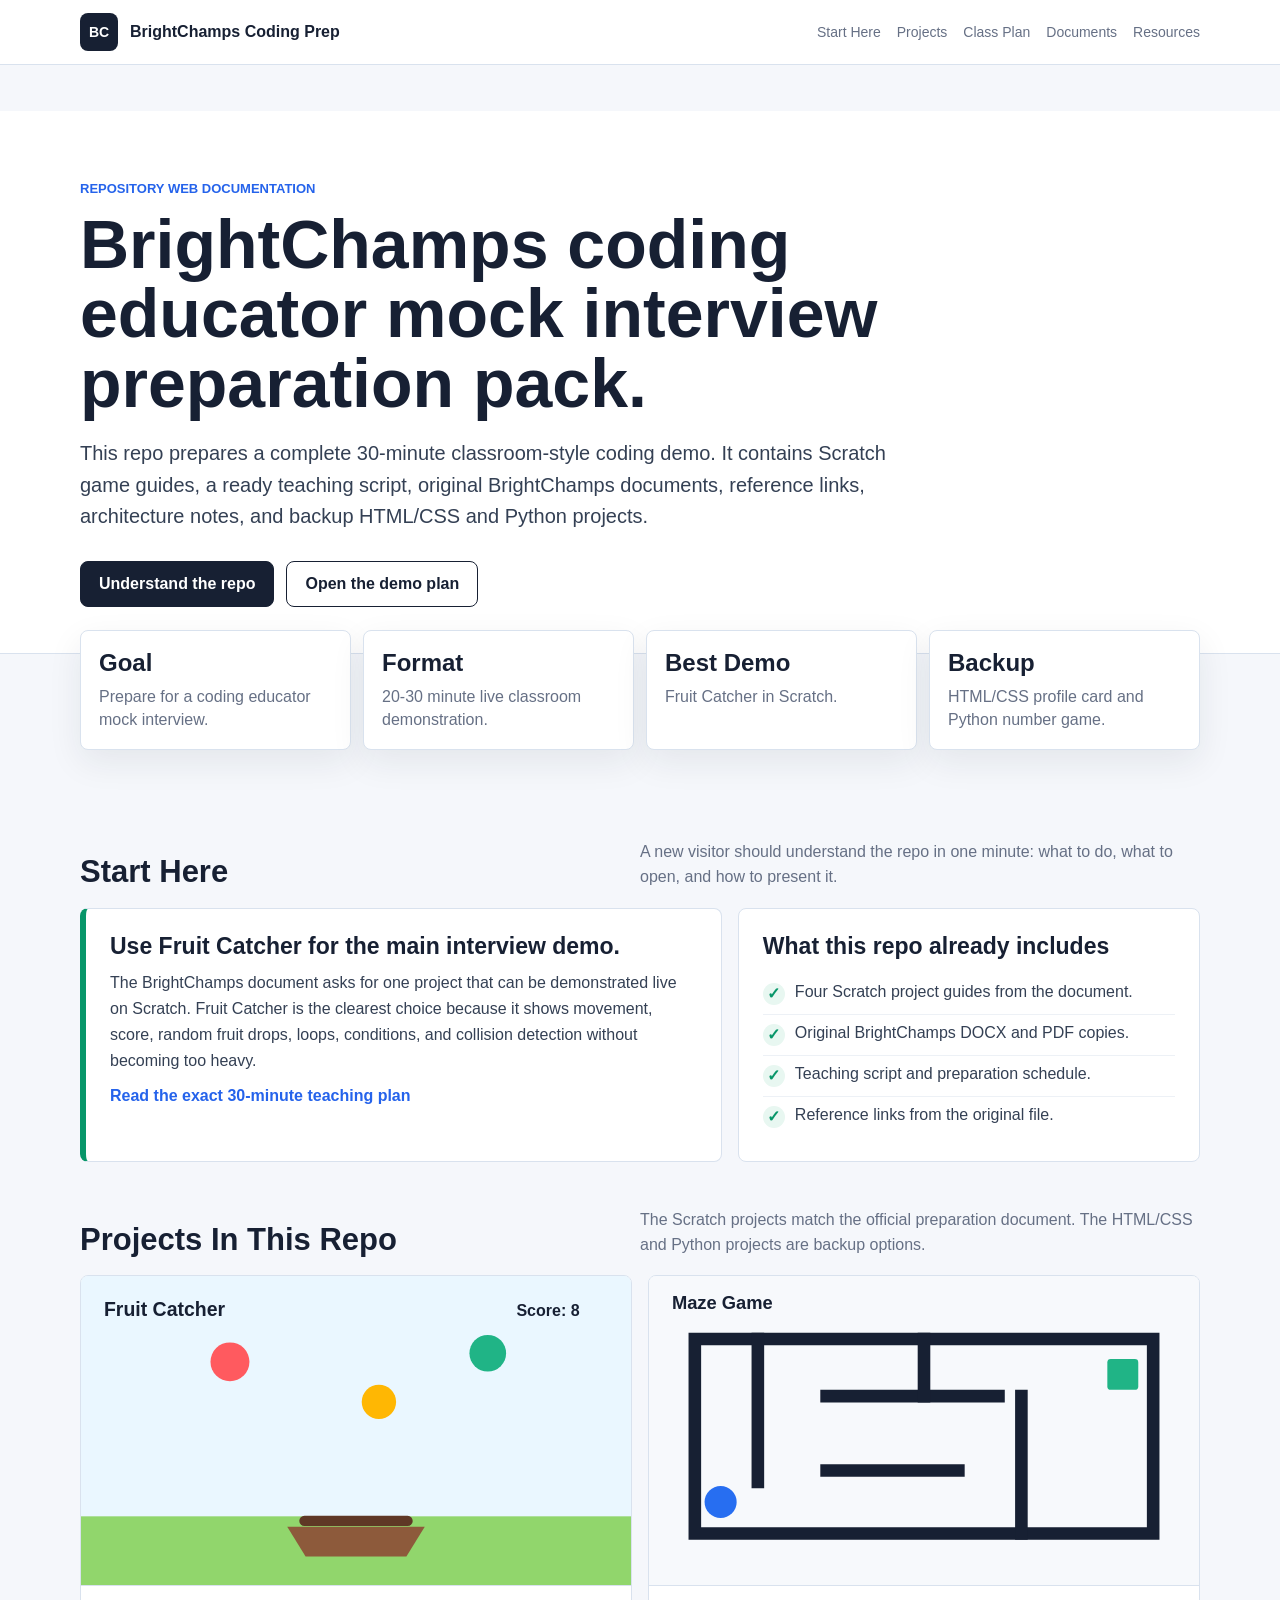
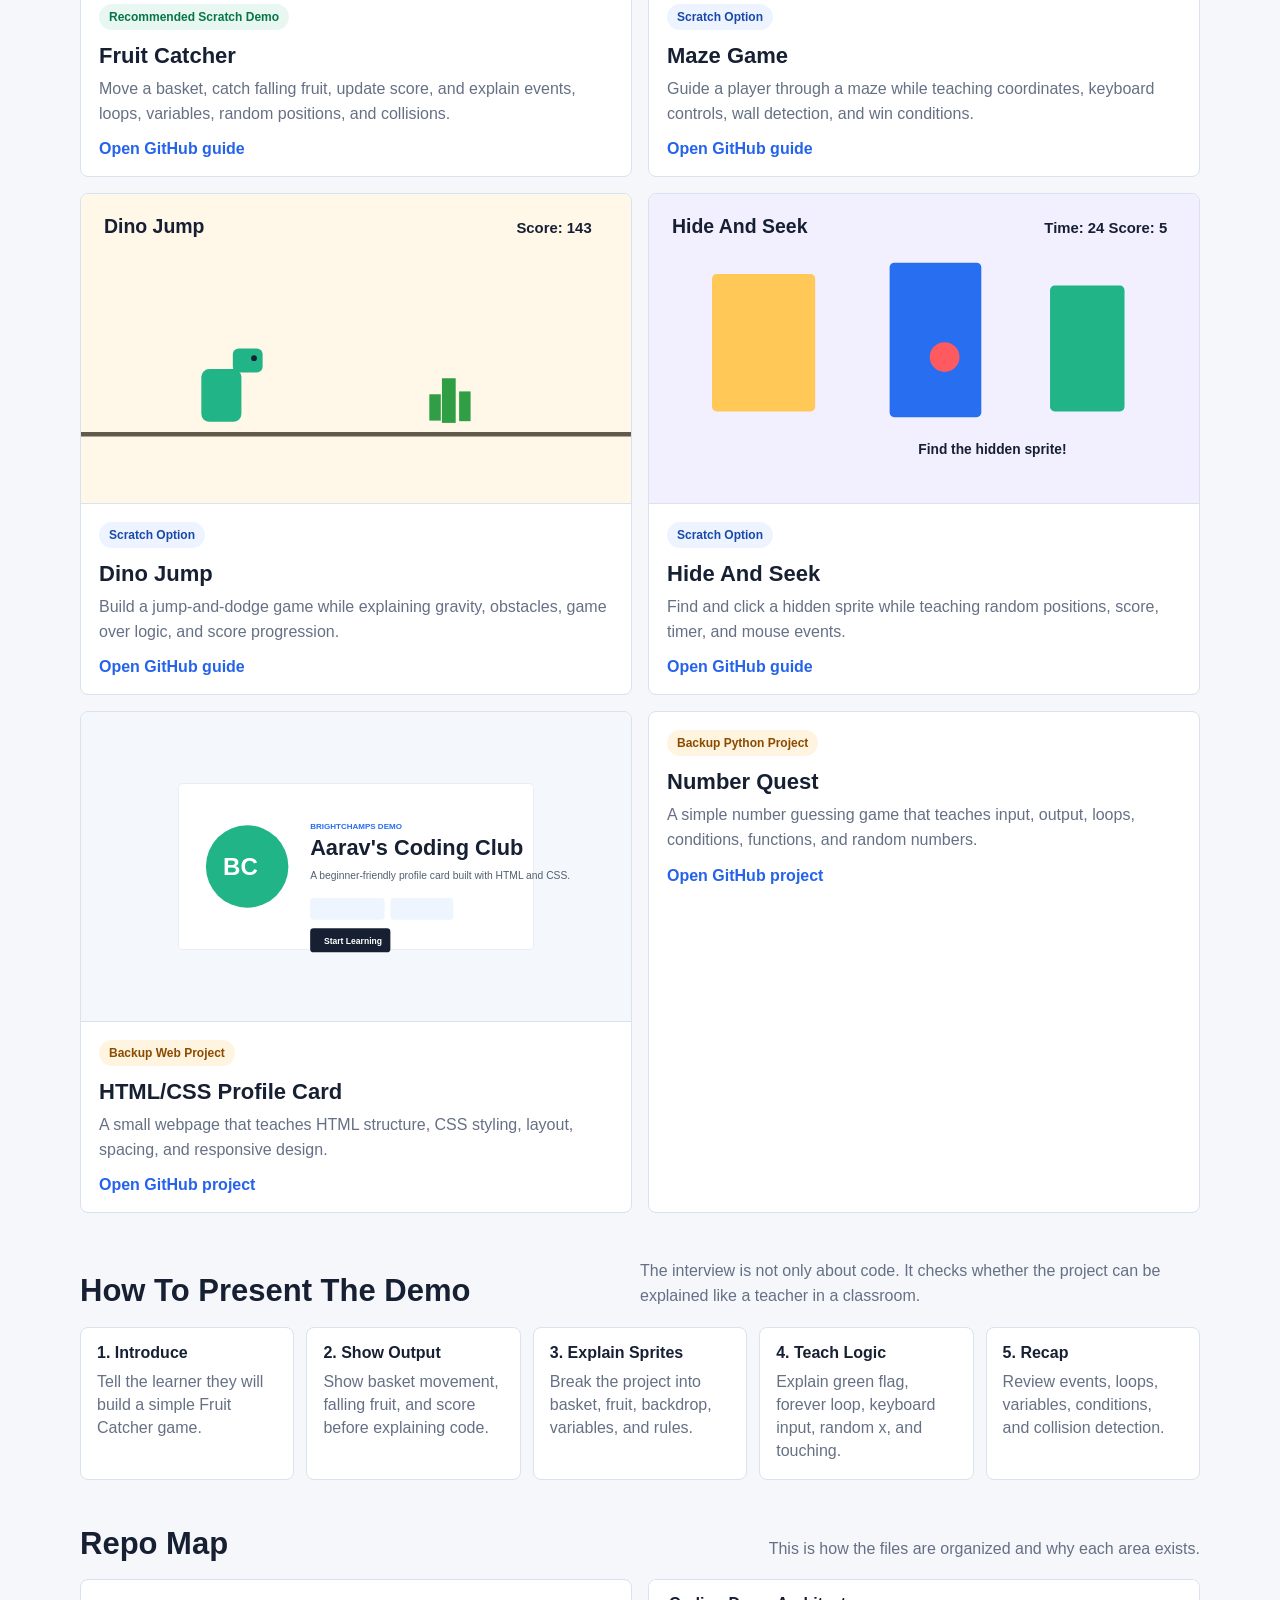
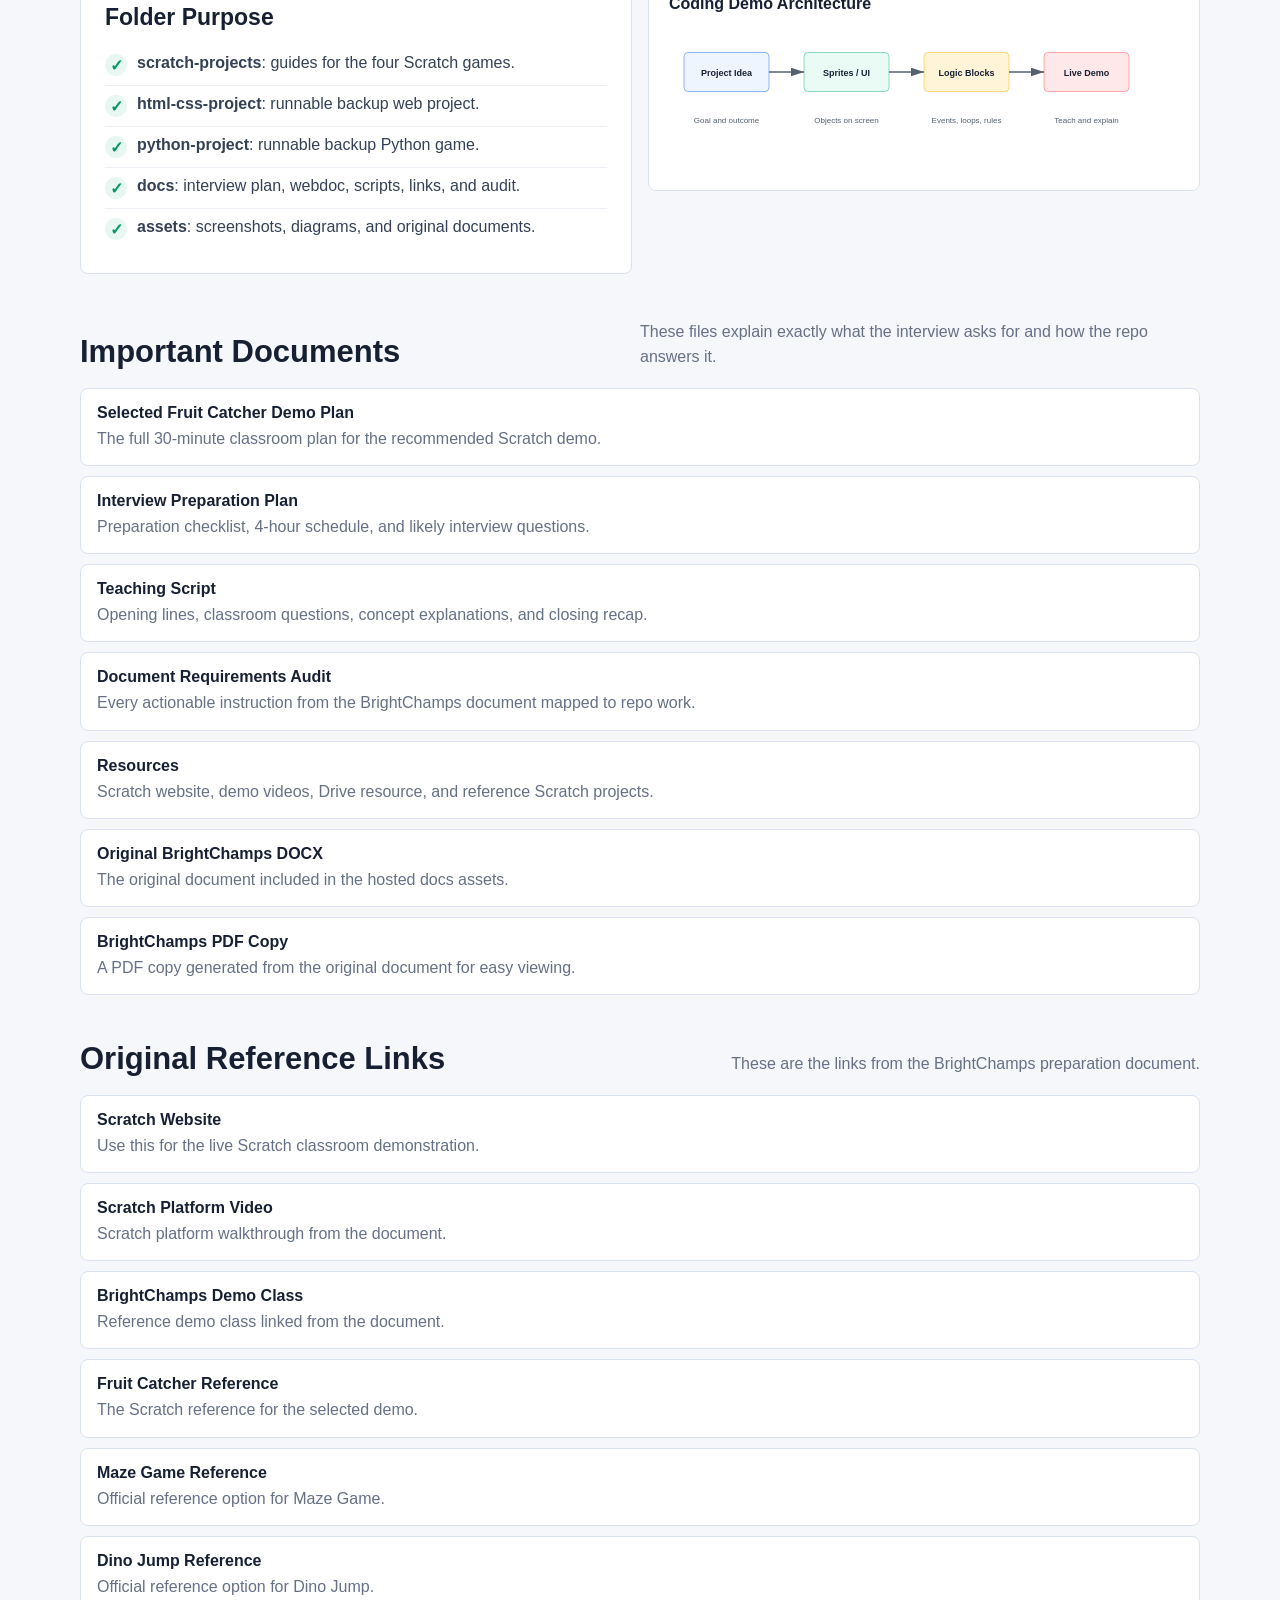
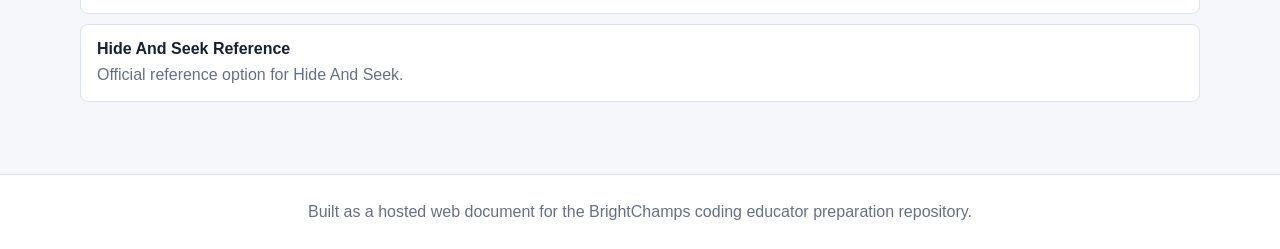
<file: docs/index.html>
<!doctype html>
<html lang="en">
  <head>
    <meta charset="utf-8">
    <meta name="viewport" content="width=device-width, initial-scale=1">
    <title>BrightChamps Coding Educator Preparation</title>
    <style>
      * {
        box-sizing: border-box;
      }

      :root {
        --ink: #172033;
        --text: #344054;
        --muted: #667085;
        --line: #d9e2ee;
        --page: #f5f7fb;
        --white: #ffffff;
        --blue: #2563eb;
        --green: #079669;
        --amber: #b76e00;
        --rose: #d92d4b;
      }

      html {
        scroll-behavior: smooth;
      }

      body {
        margin: 0;
        font-family: Arial, Helvetica, sans-serif;
        color: var(--ink);
        background: var(--page);
      }

      a {
        color: inherit;
      }

      .nav-wrap {
        position: sticky;
        top: 0;
        z-index: 20;
        border-bottom: 1px solid var(--line);
        background: rgba(255, 255, 255, 0.95);
        backdrop-filter: blur(12px);
      }

      .nav {
        width: min(1120px, calc(100% - 32px));
        min-height: 64px;
        margin: 0 auto;
        display: flex;
        align-items: center;
        justify-content: space-between;
        gap: 24px;
      }

      .brand {
        display: flex;
        align-items: center;
        gap: 12px;
        font-weight: 800;
        white-space: nowrap;
      }

      .brand-mark {
        width: 38px;
        height: 38px;
        display: grid;
        place-items: center;
        border-radius: 8px;
        background: var(--ink);
        color: var(--white);
        font-size: 14px;
      }

      .nav-links {
        display: flex;
        flex-wrap: wrap;
        justify-content: flex-end;
        gap: 16px;
        font-size: 14px;
        color: var(--muted);
      }

      .nav-links a {
        text-decoration: none;
      }

      .nav-links a:hover {
        color: var(--blue);
      }

      .hero {
        background: var(--white);
        border-bottom: 1px solid var(--line);
      }

      .hero-inner {
        width: min(1120px, calc(100% - 32px));
        margin: 0 auto;
        padding: 70px 0 46px;
      }

      .label {
        margin: 0 0 14px;
        color: var(--blue);
        font-size: 13px;
        font-weight: 800;
        text-transform: uppercase;
      }

      h1 {
        max-width: 920px;
        margin: 0;
        font-size: clamp(38px, 6vw, 68px);
        line-height: 1.02;
        letter-spacing: 0;
      }

      .hero-text {
        max-width: 820px;
        margin: 20px 0 0;
        color: var(--text);
        font-size: 20px;
        line-height: 1.58;
      }

      .hero-actions {
        display: flex;
        flex-wrap: wrap;
        gap: 12px;
        margin-top: 28px;
      }

      .button {
        min-height: 46px;
        display: inline-flex;
        align-items: center;
        justify-content: center;
        padding: 0 18px;
        border: 1px solid var(--ink);
        border-radius: 8px;
        background: var(--ink);
        color: var(--white);
        font-weight: 800;
        text-decoration: none;
      }

      .button.light {
        background: var(--white);
        color: var(--ink);
      }

      .quick-strip {
        width: min(1120px, calc(100% - 32px));
        margin: -24px auto 0;
        display: grid;
        grid-template-columns: repeat(4, minmax(0, 1fr));
        gap: 12px;
      }

      .quick-card {
        min-height: 118px;
        padding: 18px;
        border: 1px solid var(--line);
        border-radius: 8px;
        background: var(--white);
        box-shadow: 0 12px 34px rgba(23, 32, 51, 0.08);
      }

      .quick-card strong {
        display: block;
        margin-bottom: 8px;
        font-size: 24px;
      }

      .quick-card span {
        color: var(--muted);
        line-height: 1.45;
      }

      main {
        width: min(1120px, calc(100% - 32px));
        margin: 0 auto;
        padding: 44px 0 72px;
      }

      section {
        margin-top: 46px;
      }

      .section-head {
        display: flex;
        align-items: flex-end;
        justify-content: space-between;
        gap: 22px;
        margin-bottom: 18px;
      }

      h2 {
        margin: 0;
        font-size: 31px;
        line-height: 1.15;
      }

      .section-head p {
        max-width: 560px;
        margin: 0;
        color: var(--muted);
        line-height: 1.55;
      }

      .panel {
        padding: 24px;
        border: 1px solid var(--line);
        border-radius: 8px;
        background: var(--white);
      }

      .start-grid {
        display: grid;
        grid-template-columns: minmax(0, 1fr) minmax(300px, 0.72fr);
        gap: 16px;
        align-items: stretch;
      }

      .big-callout {
        border-left: 6px solid var(--green);
      }

      .big-callout h3,
      .panel h3 {
        margin: 0 0 10px;
        font-size: 23px;
      }

      .big-callout p,
      .panel p {
        margin: 0;
        color: var(--text);
        line-height: 1.62;
      }

      .checklist {
        margin: 14px 0 0;
        padding: 0;
        list-style: none;
      }

      .checklist li {
        display: flex;
        gap: 10px;
        padding: 9px 0;
        color: var(--text);
        border-top: 1px solid #edf1f6;
      }

      .checklist li:first-child {
        border-top: 0;
      }

      .check {
        width: 22px;
        height: 22px;
        display: inline-grid;
        place-items: center;
        flex: 0 0 auto;
        border-radius: 50%;
        background: #e8f7f1;
        color: var(--green);
        font-weight: 800;
      }

      .project-grid {
        display: grid;
        grid-template-columns: repeat(2, minmax(0, 1fr));
        gap: 16px;
      }

      .project-card {
        border: 1px solid var(--line);
        border-radius: 8px;
        background: var(--white);
        overflow: hidden;
      }

      .project-card img {
        width: 100%;
        aspect-ratio: 16 / 9;
        display: block;
        object-fit: cover;
        border-bottom: 1px solid var(--line);
        background: #eef2f7;
      }

      .project-body {
        padding: 18px;
      }

      .badge {
        display: inline-flex;
        align-items: center;
        min-height: 26px;
        padding: 0 10px;
        border-radius: 999px;
        background: #eef4ff;
        color: #1849a9;
        font-size: 12px;
        font-weight: 800;
      }

      .badge.recommended {
        background: #e8f7f1;
        color: #067647;
      }

      .badge.backup {
        background: #fff4df;
        color: #8a4b00;
      }

      .project-body h3 {
        margin: 13px 0 8px;
        font-size: 22px;
      }

      .project-body p {
        margin: 0;
        color: var(--muted);
        line-height: 1.55;
      }

      .project-body a,
      .text-link {
        display: inline-flex;
        margin-top: 14px;
        color: var(--blue);
        font-weight: 800;
        text-decoration: none;
      }

      .flow {
        display: grid;
        grid-template-columns: repeat(5, minmax(0, 1fr));
        gap: 12px;
      }

      .flow-step {
        min-height: 132px;
        padding: 16px;
        border: 1px solid var(--line);
        border-radius: 8px;
        background: var(--white);
      }

      .flow-step strong {
        display: block;
        margin-bottom: 8px;
        color: var(--ink);
      }

      .flow-step span {
        color: var(--muted);
        line-height: 1.45;
      }

      .two-col {
        display: grid;
        grid-template-columns: minmax(0, 1fr) minmax(0, 1fr);
        gap: 16px;
      }

      .links-list {
        display: grid;
        gap: 10px;
      }

      .doc-link {
        display: block;
        padding: 15px 16px;
        border: 1px solid var(--line);
        border-radius: 8px;
        background: var(--white);
        text-decoration: none;
      }

      .doc-link strong {
        display: block;
        margin-bottom: 5px;
      }

      .doc-link span {
        color: var(--muted);
        line-height: 1.45;
      }

      .diagram-card img {
        width: 100%;
        display: block;
        border: 1px solid var(--line);
        border-radius: 8px;
        background: var(--white);
      }

      footer {
        padding: 28px 16px;
        border-top: 1px solid var(--line);
        color: var(--muted);
        text-align: center;
        background: var(--white);
      }

      @media (max-width: 940px) {
        .quick-strip,
        .flow {
          grid-template-columns: repeat(2, minmax(0, 1fr));
        }

        .start-grid,
        .two-col {
          grid-template-columns: 1fr;
        }
      }

      @media (max-width: 700px) {
        .nav {
          align-items: flex-start;
          flex-direction: column;
          padding: 14px 0;
        }

        .nav-links {
          justify-content: flex-start;
        }

        .hero-inner {
          padding-top: 44px;
        }

        .quick-strip,
        .project-grid,
        .flow {
          grid-template-columns: 1fr;
        }

        .section-head {
          align-items: flex-start;
          flex-direction: column;
        }
      }
    </style>
  </head>
  <body>
    <header class="nav-wrap">
      <nav class="nav" aria-label="Page navigation">
        <div class="brand">
          <div class="brand-mark">BC</div>
          <span>BrightChamps Coding Prep</span>
        </div>
        <div class="nav-links">
          <a href="#start">Start Here</a>
          <a href="#projects">Projects</a>
          <a href="#class-plan">Class Plan</a>
          <a href="#documents">Documents</a>
          <a href="#resources">Resources</a>
        </div>
      </nav>
    </header>

    <section class="hero">
      <div class="hero-inner">
        <p class="label">Repository Web Documentation</p>
        <h1>BrightChamps coding educator mock interview preparation pack.</h1>
        <p class="hero-text">
          This repo prepares a complete 30-minute classroom-style coding demo. It contains Scratch game guides,
          a ready teaching script, original BrightChamps documents, reference links, architecture notes,
          and backup HTML/CSS and Python projects.
        </p>
        <div class="hero-actions">
          <a class="button" href="#start">Understand the repo</a>
          <a class="button light" href="selected-demo-fruit-catcher.md">Open the demo plan</a>
        </div>
      </div>
    </section>

    <div class="quick-strip" aria-label="Quick facts">
      <div class="quick-card">
        <strong>Goal</strong>
        <span>Prepare for a coding educator mock interview.</span>
      </div>
      <div class="quick-card">
        <strong>Format</strong>
        <span>20-30 minute live classroom demonstration.</span>
      </div>
      <div class="quick-card">
        <strong>Best Demo</strong>
        <span>Fruit Catcher in Scratch.</span>
      </div>
      <div class="quick-card">
        <strong>Backup</strong>
        <span>HTML/CSS profile card and Python number game.</span>
      </div>
    </div>

    <main>
      <section id="start">
        <div class="section-head">
          <h2>Start Here</h2>
          <p>A new visitor should understand the repo in one minute: what to do, what to open, and how to present it.</p>
        </div>
        <div class="start-grid">
          <article class="panel big-callout">
            <h3>Use Fruit Catcher for the main interview demo.</h3>
            <p>
              The BrightChamps document asks for one project that can be demonstrated live on Scratch.
              Fruit Catcher is the clearest choice because it shows movement, score, random fruit drops,
              loops, conditions, and collision detection without becoming too heavy.
            </p>
            <a class="text-link" href="selected-demo-fruit-catcher.md">Read the exact 30-minute teaching plan</a>
          </article>
          <aside class="panel">
            <h3>What this repo already includes</h3>
            <ul class="checklist">
              <li><span class="check">✓</span><span>Four Scratch project guides from the document.</span></li>
              <li><span class="check">✓</span><span>Original BrightChamps DOCX and PDF copies.</span></li>
              <li><span class="check">✓</span><span>Teaching script and preparation schedule.</span></li>
              <li><span class="check">✓</span><span>Reference links from the original file.</span></li>
            </ul>
          </aside>
        </div>
      </section>

      <section id="projects">
        <div class="section-head">
          <h2>Projects In This Repo</h2>
          <p>The Scratch projects match the official preparation document. The HTML/CSS and Python projects are backup options.</p>
        </div>
        <div class="project-grid">
          <article class="project-card">
            <img src="assets/screenshots/fruit-catcher.svg" alt="Fruit Catcher Scratch game preview">
            <div class="project-body">
              <span class="badge recommended">Recommended Scratch Demo</span>
              <h3>Fruit Catcher</h3>
              <p>Move a basket, catch falling fruit, update score, and explain events, loops, variables, random positions, and collisions.</p>
              <a href="https://github.com/aryanbarde80/brightchamps-coding-educator-scratch-classroom/tree/main/scratch-projects/fruit-catcher">Open GitHub guide</a>
            </div>
          </article>
          <article class="project-card">
            <img src="assets/screenshots/maze-game.svg" alt="Maze Game Scratch preview">
            <div class="project-body">
              <span class="badge">Scratch Option</span>
              <h3>Maze Game</h3>
              <p>Guide a player through a maze while teaching coordinates, keyboard controls, wall detection, and win conditions.</p>
              <a href="https://github.com/aryanbarde80/brightchamps-coding-educator-scratch-classroom/tree/main/scratch-projects/maze-game">Open GitHub guide</a>
            </div>
          </article>
          <article class="project-card">
            <img src="assets/screenshots/dino-jump.svg" alt="Dino Jump Scratch preview">
            <div class="project-body">
              <span class="badge">Scratch Option</span>
              <h3>Dino Jump</h3>
              <p>Build a jump-and-dodge game while explaining gravity, obstacles, game over logic, and score progression.</p>
              <a href="https://github.com/aryanbarde80/brightchamps-coding-educator-scratch-classroom/tree/main/scratch-projects/dino-jump">Open GitHub guide</a>
            </div>
          </article>
          <article class="project-card">
            <img src="assets/screenshots/hide-and-seek.svg" alt="Hide and Seek Scratch preview">
            <div class="project-body">
              <span class="badge">Scratch Option</span>
              <h3>Hide And Seek</h3>
              <p>Find and click a hidden sprite while teaching random positions, score, timer, and mouse events.</p>
              <a href="https://github.com/aryanbarde80/brightchamps-coding-educator-scratch-classroom/tree/main/scratch-projects/hide-and-seek">Open GitHub guide</a>
            </div>
          </article>
          <article class="project-card">
            <img src="assets/screenshots/html-css-profile-card.svg" alt="HTML and CSS profile card preview">
            <div class="project-body">
              <span class="badge backup">Backup Web Project</span>
              <h3>HTML/CSS Profile Card</h3>
              <p>A small webpage that teaches HTML structure, CSS styling, layout, spacing, and responsive design.</p>
              <a href="https://github.com/aryanbarde80/brightchamps-coding-educator-scratch-classroom/tree/main/html-css-project">Open GitHub project</a>
            </div>
          </article>
          <article class="project-card">
            <div class="project-body">
              <span class="badge backup">Backup Python Project</span>
              <h3>Number Quest</h3>
              <p>A simple number guessing game that teaches input, output, loops, conditions, functions, and random numbers.</p>
              <a href="https://github.com/aryanbarde80/brightchamps-coding-educator-scratch-classroom/tree/main/python-project">Open GitHub project</a>
            </div>
          </article>
        </div>
      </section>

      <section id="class-plan">
        <div class="section-head">
          <h2>How To Present The Demo</h2>
          <p>The interview is not only about code. It checks whether the project can be explained like a teacher in a classroom.</p>
        </div>
        <div class="flow">
          <div class="flow-step">
            <strong>1. Introduce</strong>
            <span>Tell the learner they will build a simple Fruit Catcher game.</span>
          </div>
          <div class="flow-step">
            <strong>2. Show Output</strong>
            <span>Show basket movement, falling fruit, and score before explaining code.</span>
          </div>
          <div class="flow-step">
            <strong>3. Explain Sprites</strong>
            <span>Break the project into basket, fruit, backdrop, variables, and rules.</span>
          </div>
          <div class="flow-step">
            <strong>4. Teach Logic</strong>
            <span>Explain green flag, forever loop, keyboard input, random x, and touching.</span>
          </div>
          <div class="flow-step">
            <strong>5. Recap</strong>
            <span>Review events, loops, variables, conditions, and collision detection.</span>
          </div>
        </div>
      </section>

      <section>
        <div class="section-head">
          <h2>Repo Map</h2>
          <p>This is how the files are organized and why each area exists.</p>
        </div>
        <div class="two-col">
          <div class="panel">
            <h3>Folder Purpose</h3>
            <ul class="checklist">
              <li><span class="check">✓</span><span><strong>scratch-projects</strong>: guides for the four Scratch games.</span></li>
              <li><span class="check">✓</span><span><strong>html-css-project</strong>: runnable backup web project.</span></li>
              <li><span class="check">✓</span><span><strong>python-project</strong>: runnable backup Python game.</span></li>
              <li><span class="check">✓</span><span><strong>docs</strong>: interview plan, webdoc, scripts, links, and audit.</span></li>
              <li><span class="check">✓</span><span><strong>assets</strong>: screenshots, diagrams, and original documents.</span></li>
            </ul>
          </div>
          <div class="diagram-card">
            <img src="assets/diagrams/project-flow.svg" alt="Project flow diagram">
          </div>
        </div>
      </section>

      <section id="documents">
        <div class="section-head">
          <h2>Important Documents</h2>
          <p>These files explain exactly what the interview asks for and how the repo answers it.</p>
        </div>
        <div class="links-list">
          <a class="doc-link" href="selected-demo-fruit-catcher.md">
            <strong>Selected Fruit Catcher Demo Plan</strong>
            <span>The full 30-minute classroom plan for the recommended Scratch demo.</span>
          </a>
          <a class="doc-link" href="interview-preparation-plan.md">
            <strong>Interview Preparation Plan</strong>
            <span>Preparation checklist, 4-hour schedule, and likely interview questions.</span>
          </a>
          <a class="doc-link" href="teaching-script.md">
            <strong>Teaching Script</strong>
            <span>Opening lines, classroom questions, concept explanations, and closing recap.</span>
          </a>
          <a class="doc-link" href="document-requirements-audit.md">
            <strong>Document Requirements Audit</strong>
            <span>Every actionable instruction from the BrightChamps document mapped to repo work.</span>
          </a>
          <a class="doc-link" href="resources.md">
            <strong>Resources</strong>
            <span>Scratch website, demo videos, Drive resource, and reference Scratch projects.</span>
          </a>
          <a class="doc-link" href="assets/documents/Brightchamps_ Coding.docx">
            <strong>Original BrightChamps DOCX</strong>
            <span>The original document included in the hosted docs assets.</span>
          </a>
          <a class="doc-link" href="assets/documents/Brightchamps_Coding.pdf">
            <strong>BrightChamps PDF Copy</strong>
            <span>A PDF copy generated from the original document for easy viewing.</span>
          </a>
        </div>
      </section>

      <section id="resources">
        <div class="section-head">
          <h2>Original Reference Links</h2>
          <p>These are the links from the BrightChamps preparation document.</p>
        </div>
        <div class="links-list">
          <a class="doc-link" href="https://scratch.mit.edu/">
            <strong>Scratch Website</strong>
            <span>Use this for the live Scratch classroom demonstration.</span>
          </a>
          <a class="doc-link" href="https://youtu.be/l74Z-ZRv3hg">
            <strong>Scratch Platform Video</strong>
            <span>Scratch platform walkthrough from the document.</span>
          </a>
          <a class="doc-link" href="https://youtu.be/lAB77P0sgO8">
            <strong>BrightChamps Demo Class</strong>
            <span>Reference demo class linked from the document.</span>
          </a>
          <a class="doc-link" href="https://scratch.mit.edu/projects/560050703">
            <strong>Fruit Catcher Reference</strong>
            <span>The Scratch reference for the selected demo.</span>
          </a>
          <a class="doc-link" href="https://scratch.mit.edu/projects/637149216">
            <strong>Maze Game Reference</strong>
            <span>Official reference option for Maze Game.</span>
          </a>
          <a class="doc-link" href="https://scratch.mit.edu/projects/556667790">
            <strong>Dino Jump Reference</strong>
            <span>Official reference option for Dino Jump.</span>
          </a>
          <a class="doc-link" href="https://scratch.mit.edu/projects/637149598">
            <strong>Hide And Seek Reference</strong>
            <span>Official reference option for Hide And Seek.</span>
          </a>
        </div>
      </section>
    </main>

    <footer>
      Built as a hosted web document for the BrightChamps coding educator preparation repository.
    </footer>
  </body>
</html>
</file>
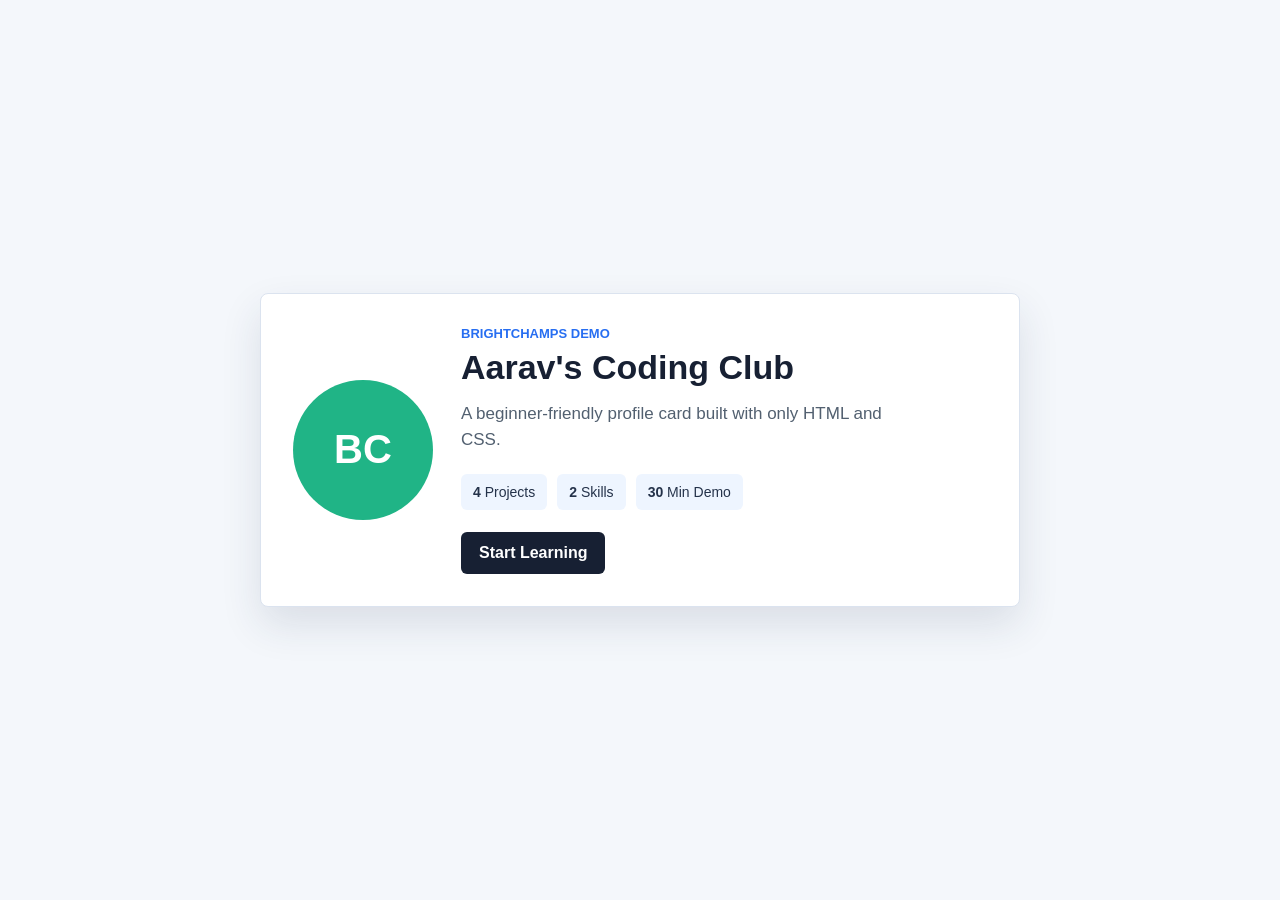
<file: html-css-project/index.html>
<!doctype html>
<html lang="en">
  <head>
    <meta charset="utf-8">
    <meta name="viewport" content="width=device-width, initial-scale=1">
    <title>Student Profile Card</title>
    <link rel="stylesheet" href="style.css">
  </head>
  <body>
    <main class="page">
      <section class="profile-card" aria-label="Student profile card">
        <div class="avatar">BC</div>
        <div class="content">
          <p class="eyebrow">BrightChamps Demo</p>
          <h1>Aarav's Coding Club</h1>
          <p class="summary">
            A beginner-friendly profile card built with only HTML and CSS.
          </p>
          <div class="stats">
            <span><strong>4</strong> Projects</span>
            <span><strong>2</strong> Skills</span>
            <span><strong>30</strong> Min Demo</span>
          </div>
          <a class="button" href="#">Start Learning</a>
        </div>
      </section>
    </main>
  </body>
</html>
</file>
<file: html-css-project/style.css>
* {
  box-sizing: border-box;
}

body {
  margin: 0;
  font-family: Arial, sans-serif;
  color: #172033;
  background: #f4f7fb;
}

.page {
  min-height: 100vh;
  display: grid;
  place-items: center;
  padding: 32px;
}

.profile-card {
  width: min(760px, 100%);
  display: flex;
  gap: 28px;
  align-items: center;
  padding: 32px;
  border: 1px solid #dbe3ef;
  border-radius: 8px;
  background: #ffffff;
  box-shadow: 0 18px 40px rgba(35, 50, 84, 0.12);
}

.avatar {
  width: 140px;
  aspect-ratio: 1;
  display: grid;
  place-items: center;
  flex: 0 0 auto;
  border-radius: 50%;
  background: #20b486;
  color: #ffffff;
  font-size: 40px;
  font-weight: 700;
}

.content {
  min-width: 0;
}

.eyebrow {
  margin: 0 0 8px;
  color: #276ef1;
  font-size: 13px;
  font-weight: 700;
  text-transform: uppercase;
}

h1 {
  margin: 0;
  font-size: 34px;
  line-height: 1.1;
}

.summary {
  max-width: 48ch;
  margin: 14px 0 20px;
  color: #526070;
  font-size: 17px;
  line-height: 1.55;
}

.stats {
  display: flex;
  flex-wrap: wrap;
  gap: 10px;
  margin-bottom: 22px;
}

.stats span {
  padding: 10px 12px;
  border-radius: 6px;
  background: #eef5ff;
  color: #24324a;
  font-size: 14px;
}

.button {
  display: inline-flex;
  align-items: center;
  justify-content: center;
  min-height: 42px;
  padding: 0 18px;
  border-radius: 6px;
  background: #172033;
  color: #ffffff;
  font-weight: 700;
  text-decoration: none;
}

.button:hover {
  background: #276ef1;
}

@media (max-width: 640px) {
  .profile-card {
    flex-direction: column;
    text-align: center;
  }

  .stats {
    justify-content: center;
  }
}
</file>
